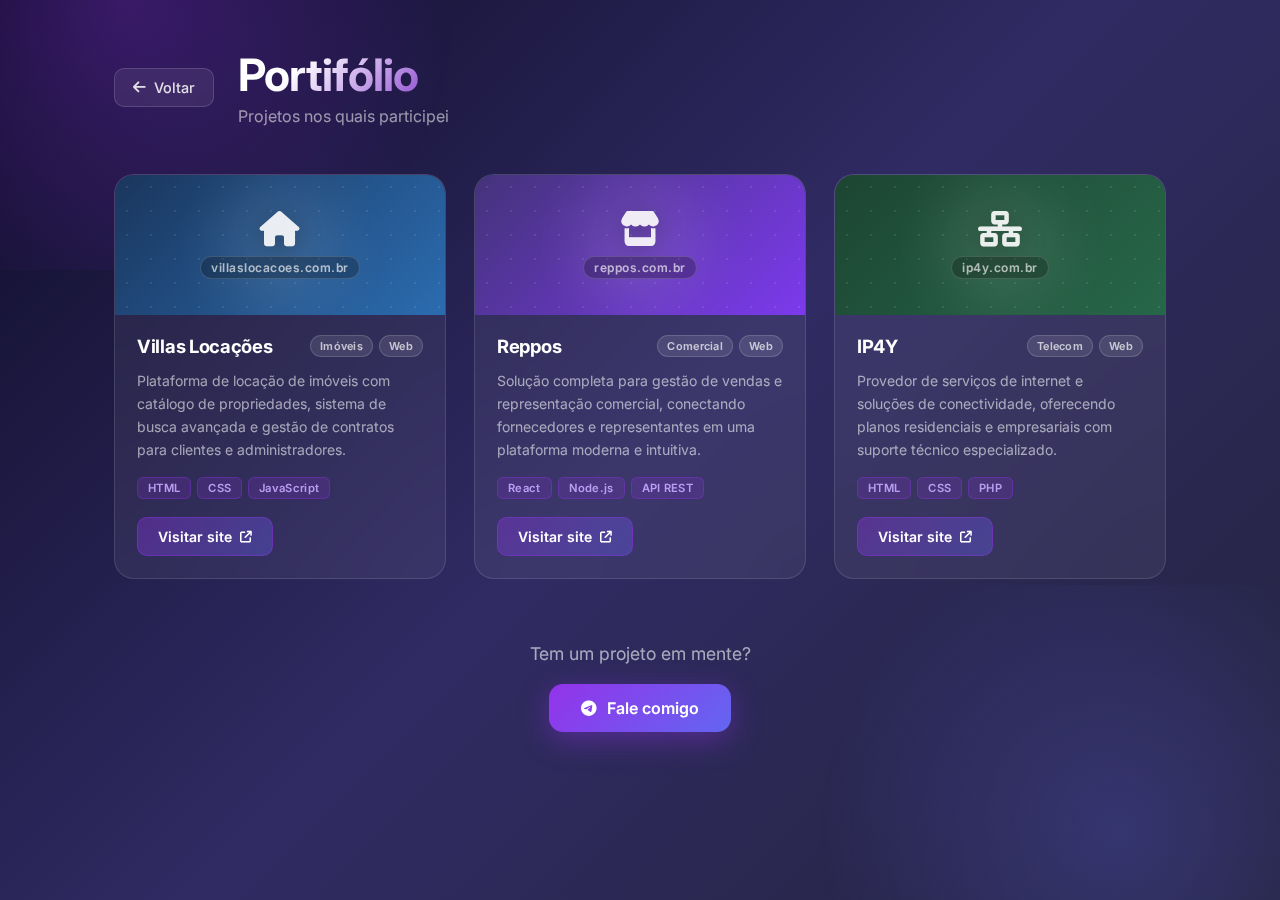
<file: portfolio.html>
<!DOCTYPE html>
<html lang="pt-BR">
<head>
  <meta charset="utf-8">
  <meta name="viewport" content="width=device-width, initial-scale=1, shrink-to-fit=no">
  <title>Portifólio · Pedro Cardoso</title>
  <link rel="icon" type="image/svg+xml" href="favicon.svg"/>
  <!-- Fonts -->
  <link rel="preconnect" href="https://fonts.googleapis.com">
  <link rel="preconnect" href="https://fonts.gstatic.com" crossorigin>
  <link href="https://fonts.googleapis.com/css2?family=Inter:wght@300;400;500;600;700&display=swap" rel="stylesheet">
  <!-- Icons -->
  <link rel="stylesheet" href="https://cdnjs.cloudflare.com/ajax/libs/font-awesome/6.4.0/css/all.min.css" crossorigin="anonymous" referrerpolicy="no-referrer" />
  <!-- Styles -->
  <link rel="stylesheet" href="css/portfolio.css">
</head>
<body class="wrapper">

  <!-- Floating bubbles background -->
  <ul class="bg-bubbles" aria-hidden="true">
    <li></li><li></li><li></li><li></li><li></li>
    <li></li><li></li><li></li><li></li><li></li>
  </ul>

  <div class="portfolio-container">

    <!-- Header -->
    <header class="portfolio-header">
      <a href="index.html" class="back-btn" aria-label="Voltar">
        <i class="fas fa-arrow-left"></i>
        <span>Voltar</span>
      </a>
      <div class="header-text">
        <h1 class="portfolio-title">Portifólio</h1>
        <p class="portfolio-subtitle">Projetos nos quais participei</p>
      </div>
    </header>

    <!-- Projects grid -->
    <section class="projects-grid">

      <!-- Villas Locações -->
      <article class="project-card" style="--card-delay: 0.1s; --card-from: #1a365d; --card-to: #2b6cb0; --card-glow-clr: rgba(99,179,237,0.4)">
        <div class="card-glow"></div>
        <div class="card-banner">
          <div class="card-banner-inner">
            <i class="fas fa-home card-banner-icon"></i>
            <span class="card-banner-url">villaslocacoes.com.br</span>
          </div>
          <div class="card-banner-dots"></div>
        </div>
        <div class="card-content">
          <div class="card-meta">
            <h2 class="card-title">Villas Locações</h2>
            <div class="card-badges">
              <span class="badge">Imóveis</span>
              <span class="badge">Web</span>
            </div>
          </div>
          <p class="card-description">
            Plataforma de locação de imóveis com catálogo de propriedades, sistema de busca avançada e gestão de contratos para clientes e administradores.
          </p>
          <div class="card-tech">
            <span class="tech-tag">HTML</span>
            <span class="tech-tag">CSS</span>
            <span class="tech-tag">JavaScript</span>
          </div>
          <a href="https://villaslocacoes.com.br/" target="_blank" rel="noopener" class="visit-btn">
            <span>Visitar site</span>
            <i class="fas fa-arrow-up-right-from-square"></i>
          </a>
        </div>
      </article>

      <!-- Reppos -->
      <article class="project-card" style="--card-delay: 0.2s; --card-from: #44337a; --card-to: #7c3aed; --card-glow-clr: rgba(154,117,234,0.4)">
        <div class="card-glow"></div>
        <div class="card-banner">
          <div class="card-banner-inner">
            <i class="fas fa-store card-banner-icon"></i>
            <span class="card-banner-url">reppos.com.br</span>
          </div>
          <div class="card-banner-dots"></div>
        </div>
        <div class="card-content">
          <div class="card-meta">
            <h2 class="card-title">Reppos</h2>
            <div class="card-badges">
              <span class="badge">Comercial</span>
              <span class="badge">Web</span>
            </div>
          </div>
          <p class="card-description">
            Solução completa para gestão de vendas e representação comercial, conectando fornecedores e representantes em uma plataforma moderna e intuitiva.
          </p>
          <div class="card-tech">
            <span class="tech-tag">React</span>
            <span class="tech-tag">Node.js</span>
            <span class="tech-tag">API REST</span>
          </div>
          <a href="https://www.reppos.com.br/" target="_blank" rel="noopener" class="visit-btn">
            <span>Visitar site</span>
            <i class="fas fa-arrow-up-right-from-square"></i>
          </a>
        </div>
      </article>

      <!-- IP4Y -->
      <article class="project-card" style="--card-delay: 0.3s; --card-from: #1c4532; --card-to: #276749; --card-glow-clr: rgba(72,187,120,0.4)">
        <div class="card-glow"></div>
        <div class="card-banner">
          <div class="card-banner-inner">
            <i class="fas fa-network-wired card-banner-icon"></i>
            <span class="card-banner-url">ip4y.com.br</span>
          </div>
          <div class="card-banner-dots"></div>
        </div>
        <div class="card-content">
          <div class="card-meta">
            <h2 class="card-title">IP4Y</h2>
            <div class="card-badges">
              <span class="badge">Telecom</span>
              <span class="badge">Web</span>
            </div>
          </div>
          <p class="card-description">
            Provedor de serviços de internet e soluções de conectividade, oferecendo planos residenciais e empresariais com suporte técnico especializado.
          </p>
          <div class="card-tech">
            <span class="tech-tag">HTML</span>
            <span class="tech-tag">CSS</span>
            <span class="tech-tag">PHP</span>
          </div>
          <a href="https://ip4y.com.br/" target="_blank" rel="noopener" class="visit-btn">
            <span>Visitar site</span>
            <i class="fas fa-arrow-up-right-from-square"></i>
          </a>
        </div>
      </article>

    </section>

    <!-- Footer CTA -->
    <footer class="portfolio-footer">
      <p>Tem um projeto em mente?</p>
      <a href="https://t.me/pedropcardoso" target="_blank" rel="noopener" class="cta-btn">
        <i class="fab fa-telegram"></i>
        Fale comigo
      </a>
    </footer>

  </div>

</body>
</html>
</file>
<file: css/portfolio.css>
@import url('https://fonts.googleapis.com/css2?family=Inter:wght@300;400;500;600;700&display=swap');

* {
  box-sizing: border-box;
  margin: 0;
  padding: 0;
}

body {
  font-family: 'Inter', sans-serif;
  color: white;
  min-height: 100vh;
  overflow-x: hidden;
}

/* ── Background ── */
.wrapper {
  min-height: 100vh;
  background: linear-gradient(135deg, #0f0c29 0%, #302b63 50%, #24243e 100%);
  position: relative;
  overflow: hidden;
}

.wrapper::before {
  content: '';
  position: fixed;
  top: -30%;
  left: -20%;
  width: 60%;
  height: 60%;
  background: radial-gradient(circle, rgba(147, 51, 234, 0.3) 0%, transparent 70%);
  animation: orbFloat 12s ease-in-out infinite alternate;
  pointer-events: none;
  z-index: 0;
}

.wrapper::after {
  content: '';
  position: fixed;
  bottom: -20%;
  right: -15%;
  width: 55%;
  height: 55%;
  background: radial-gradient(circle, rgba(99, 102, 241, 0.25) 0%, transparent 70%);
  animation: orbFloat 15s ease-in-out infinite alternate-reverse;
  pointer-events: none;
  z-index: 0;
}

@keyframes orbFloat {
  0%   { transform: translate(0, 0) scale(1); }
  100% { transform: translate(40px, 40px) scale(1.15); }
}

/* ── Bubbles ── */
.bg-bubbles {
  position: fixed;
  top: 0;
  left: 0;
  width: 100%;
  height: 100%;
  z-index: 1;
  pointer-events: none;
  list-style: none;
}

.bg-bubbles li {
  position: absolute;
  list-style: none;
  display: block;
  border-radius: 50%;
  background-color: rgba(255, 255, 255, 0.04);
  border: 1px solid rgba(255, 255, 255, 0.07);
  bottom: -200px;
  animation: bubbleRise 25s infinite linear;
}

.bg-bubbles li:nth-child(1)  { left: 10%;  width: 40px;  height: 40px; }
.bg-bubbles li:nth-child(2)  { left: 20%;  width: 80px;  height: 80px;  animation-delay: 2s;  animation-duration: 17s; }
.bg-bubbles li:nth-child(3)  { left: 25%;  width: 40px;  height: 40px;  animation-delay: 4s; }
.bg-bubbles li:nth-child(4)  { left: 40%;  width: 60px;  height: 60px;  animation-duration: 22s; background-color: rgba(147, 51, 234, 0.1); }
.bg-bubbles li:nth-child(5)  { left: 70%;  width: 40px;  height: 40px; }
.bg-bubbles li:nth-child(6)  { left: 80%;  width: 120px; height: 120px; animation-delay: 3s; background-color: rgba(99, 102, 241, 0.08); }
.bg-bubbles li:nth-child(7)  { left: 32%;  width: 160px; height: 160px; animation-delay: 7s; }
.bg-bubbles li:nth-child(8)  { left: 55%;  width: 20px;  height: 20px;  animation-delay: 15s; animation-duration: 40s; }
.bg-bubbles li:nth-child(9)  { left: 25%;  width: 10px;  height: 10px;  animation-delay: 2s;  animation-duration: 40s; }
.bg-bubbles li:nth-child(10) { left: 90%;  width: 160px; height: 160px; animation-delay: 11s; }

@keyframes bubbleRise {
  0%   { transform: translateY(0) rotate(0deg);   opacity: 0; }
  5%   { opacity: 1; }
  95%  { opacity: 0.5; }
  100% { transform: translateY(-110vh) rotate(600deg); opacity: 0; }
}

/* ── Container ── */
.portfolio-container {
  position: relative;
  z-index: 2;
  max-width: 1100px;
  margin: 0 auto;
  padding: 48px 24px 80px;
}

/* ── Header ── */
.portfolio-header {
  display: flex;
  align-items: center;
  gap: 24px;
  margin-bottom: 48px;
  animation: fadeSlideDown 0.6s ease both;
}

@keyframes fadeSlideDown {
  from { opacity: 0; transform: translateY(-20px); }
  to   { opacity: 1; transform: translateY(0); }
}

.back-btn {
  display: flex;
  align-items: center;
  gap: 8px;
  padding: 10px 18px;
  background: rgba(255, 255, 255, 0.07);
  backdrop-filter: blur(10px);
  -webkit-backdrop-filter: blur(10px);
  border: 1px solid rgba(255, 255, 255, 0.15);
  border-radius: 10px;
  color: rgba(255, 255, 255, 0.85);
  font-size: 0.9rem;
  font-weight: 500;
  text-decoration: none;
  transition: background 0.22s, border-color 0.22s, transform 0.2s, color 0.22s;
  flex-shrink: 0;
}

.back-btn:hover {
  background: rgba(147, 51, 234, 0.25);
  border-color: rgba(147, 51, 234, 0.5);
  color: #fff;
  transform: translateX(-3px);
}

.header-text {}

.portfolio-title {
  font-size: clamp(1.8rem, 4vw, 2.8rem);
  font-weight: 700;
  letter-spacing: -1px;
  background: linear-gradient(135deg, #fff 30%, rgba(147, 51, 234, 0.8));
  -webkit-background-clip: text;
  -webkit-text-fill-color: transparent;
  background-clip: text;
}

.portfolio-subtitle {
  font-size: 1rem;
  color: rgba(255, 255, 255, 0.55);
  margin-top: 4px;
}

/* ── Projects grid ── */
.projects-grid {
  display: grid;
  grid-template-columns: repeat(auto-fill, minmax(300px, 1fr));
  gap: 28px;
}

/* ── Project card ── */
.project-card {
  background: rgba(255, 255, 255, 0.06);
  backdrop-filter: blur(20px);
  -webkit-backdrop-filter: blur(20px);
  border: 1px solid rgba(255, 255, 255, 0.12);
  border-radius: 20px;
  overflow: hidden;
  display: flex;
  flex-direction: column;
  position: relative;
  animation: cardFadeIn 0.65s ease var(--card-delay, 0s) both;
  transition: transform 0.3s ease, box-shadow 0.3s ease, border-color 0.3s ease;
}

@keyframes cardFadeIn {
  from { opacity: 0; transform: translateY(30px); }
  to   { opacity: 1; transform: translateY(0); }
}

.project-card:hover {
  transform: translateY(-6px);
  box-shadow: 0 20px 60px rgba(0, 0, 0, 0.4), 0 0 0 1px rgba(147, 51, 234, 0.25);
  border-color: rgba(147, 51, 234, 0.3);
}

/* Glow effect on hover */
.card-glow {
  position: absolute;
  inset: 0;
  border-radius: 20px;
  background: radial-gradient(circle at 50% 0%, var(--card-glow-clr, rgba(147,51,234,0.3)), transparent 65%);
  opacity: 0;
  transition: opacity 0.35s ease;
  pointer-events: none;
  z-index: 0;
}

.project-card:hover .card-glow {
  opacity: 1;
}

/* ── Card brand logo ── */
.card-brand-logo {
  display: flex;
  align-items: center;
  gap: 10px;
  background: rgba(255, 255, 255, 0.12);
  border: 1.5px solid rgba(255, 255, 255, 0.25);
  border-radius: 14px;
  padding: 10px 18px;
  font-size: 1rem;
  font-weight: 700;
  color: white;
  letter-spacing: 0.2px;
  backdrop-filter: blur(8px);
  -webkit-backdrop-filter: blur(8px);
  text-shadow: 0 2px 8px rgba(0, 0, 0, 0.3);
  transition: transform 0.3s ease, background 0.3s ease;
}

.card-brand-logo i {
  font-size: 1.4rem;
  filter: drop-shadow(0 2px 6px rgba(0, 0, 0, 0.3));
}

.project-card:hover .card-brand-logo {
  transform: scale(1.05) translateY(-2px);
  background: rgba(255, 255, 255, 0.18);
}

/* ── Card banner (colored header area) ── */
.card-banner {
  position: relative;
  height: 140px;
  background: linear-gradient(135deg, var(--card-from, #1a365d), var(--card-to, #2b6cb0));
  overflow: hidden;
  display: flex;
  align-items: center;
  justify-content: center;
  flex-shrink: 0;
}

/* Decorative dot grid in banner */
.card-banner-dots {
  position: absolute;
  inset: 0;
  background-image: radial-gradient(circle, rgba(255,255,255,0.15) 1px, transparent 1px);
  background-size: 24px 24px;
  opacity: 0.6;
}

/* Soft glow orb behind the icon */
.card-banner::before {
  content: '';
  position: absolute;
  width: 120px;
  height: 120px;
  border-radius: 50%;
  background: rgba(255, 255, 255, 0.1);
  filter: blur(30px);
  top: 50%;
  left: 50%;
  transform: translate(-50%, -50%);
}

.card-banner-inner {
  position: relative;
  z-index: 1;
  display: flex;
  flex-direction: column;
  align-items: center;
  gap: 10px;
}

.card-banner-icon {
  font-size: 2.2rem;
  color: rgba(255, 255, 255, 0.9);
  filter: drop-shadow(0 4px 12px rgba(0,0,0,0.3));
  transition: transform 0.3s ease;
}

.project-card:hover .card-banner-icon {
  transform: scale(1.1) translateY(-2px);
}

.card-banner-url {
  font-size: 0.75rem;
  font-weight: 600;
  color: rgba(255, 255, 255, 0.65);
  letter-spacing: 0.5px;
  background: rgba(0, 0, 0, 0.25);
  padding: 3px 10px;
  border-radius: 20px;
  border: 1px solid rgba(255,255,255,0.15);
}

/* ── Card content ── */
.card-content {
  padding: 20px 22px 22px;
  display: flex;
  flex-direction: column;
  flex: 1;
  position: relative;
  z-index: 1;
}

.card-meta {
  display: flex;
  align-items: flex-start;
  justify-content: space-between;
  gap: 10px;
  margin-bottom: 12px;
}

.card-title {
  font-size: 1.15rem;
  font-weight: 700;
  color: #fff;
  letter-spacing: -0.3px;
}

.card-badges {
  display: flex;
  gap: 6px;
  flex-wrap: wrap;
  justify-content: flex-end;
  flex-shrink: 0;
}

.badge {
  font-size: 0.68rem;
  font-weight: 600;
  padding: 3px 9px;
  border-radius: 20px;
  background: rgba(255, 255, 255, 0.1);
  border: 1px solid rgba(255, 255, 255, 0.15);
  color: rgba(255, 255, 255, 0.7);
  letter-spacing: 0.3px;
  white-space: nowrap;
}

.card-description {
  font-size: 0.875rem;
  color: rgba(255, 255, 255, 0.58);
  line-height: 1.65;
  margin-bottom: 16px;
  flex: 1;
}

.card-tech {
  display: flex;
  flex-wrap: wrap;
  gap: 6px;
  margin-bottom: 18px;
}

.tech-tag {
  font-size: 0.7rem;
  font-weight: 600;
  padding: 3px 10px;
  border-radius: 6px;
  background: rgba(147, 51, 234, 0.18);
  border: 1px solid rgba(147, 51, 234, 0.35);
  color: rgba(200, 170, 255, 0.9);
  letter-spacing: 0.3px;
}

.visit-btn {
  display: inline-flex;
  align-items: center;
  gap: 8px;
  align-self: flex-start;
  padding: 10px 20px;
  border-radius: 10px;
  background: linear-gradient(135deg, rgba(147, 51, 234, 0.35), rgba(99, 102, 241, 0.35));
  border: 1px solid rgba(147, 51, 234, 0.4);
  color: #fff;
  font-size: 0.875rem;
  font-weight: 600;
  text-decoration: none;
  transition: background 0.25s, transform 0.2s, box-shadow 0.25s;
}

.visit-btn:hover {
  background: linear-gradient(135deg, rgba(147, 51, 234, 0.6), rgba(99, 102, 241, 0.6));
  transform: translateY(-1px);
  box-shadow: 0 6px 20px rgba(147, 51, 234, 0.35);
  color: #fff;
  text-decoration: none;
}

.visit-btn i {
  font-size: 0.75rem;
}

/* ── Footer CTA ── */
.portfolio-footer {
  margin-top: 64px;
  text-align: center;
  animation: fadeSlideUp 0.7s ease 0.5s both;
}

@keyframes fadeSlideUp {
  from { opacity: 0; transform: translateY(20px); }
  to   { opacity: 1; transform: translateY(0); }
}

.portfolio-footer p {
  font-size: 1.1rem;
  color: rgba(255, 255, 255, 0.6);
  margin-bottom: 20px;
}

.cta-btn {
  display: inline-flex;
  align-items: center;
  gap: 10px;
  padding: 14px 32px;
  border-radius: 14px;
  background: linear-gradient(135deg, #9333ea, #6366f1);
  color: #fff;
  font-size: 1rem;
  font-weight: 600;
  text-decoration: none;
  transition: transform 0.25s, box-shadow 0.25s, filter 0.25s;
  box-shadow: 0 8px 30px rgba(147, 51, 234, 0.4);
}

.cta-btn:hover {
  transform: translateY(-3px) scale(1.03);
  box-shadow: 0 14px 40px rgba(147, 51, 234, 0.55);
  filter: brightness(1.1);
  color: #fff;
  text-decoration: none;
}

/* ── Responsive ── */
@media (max-width: 640px) {
  .portfolio-header {
    flex-direction: column;
    align-items: flex-start;
    gap: 16px;
  }

  .projects-grid {
    grid-template-columns: 1fr;
  }

  .portfolio-container {
    padding: 32px 16px 60px;
  }
}
</file>
